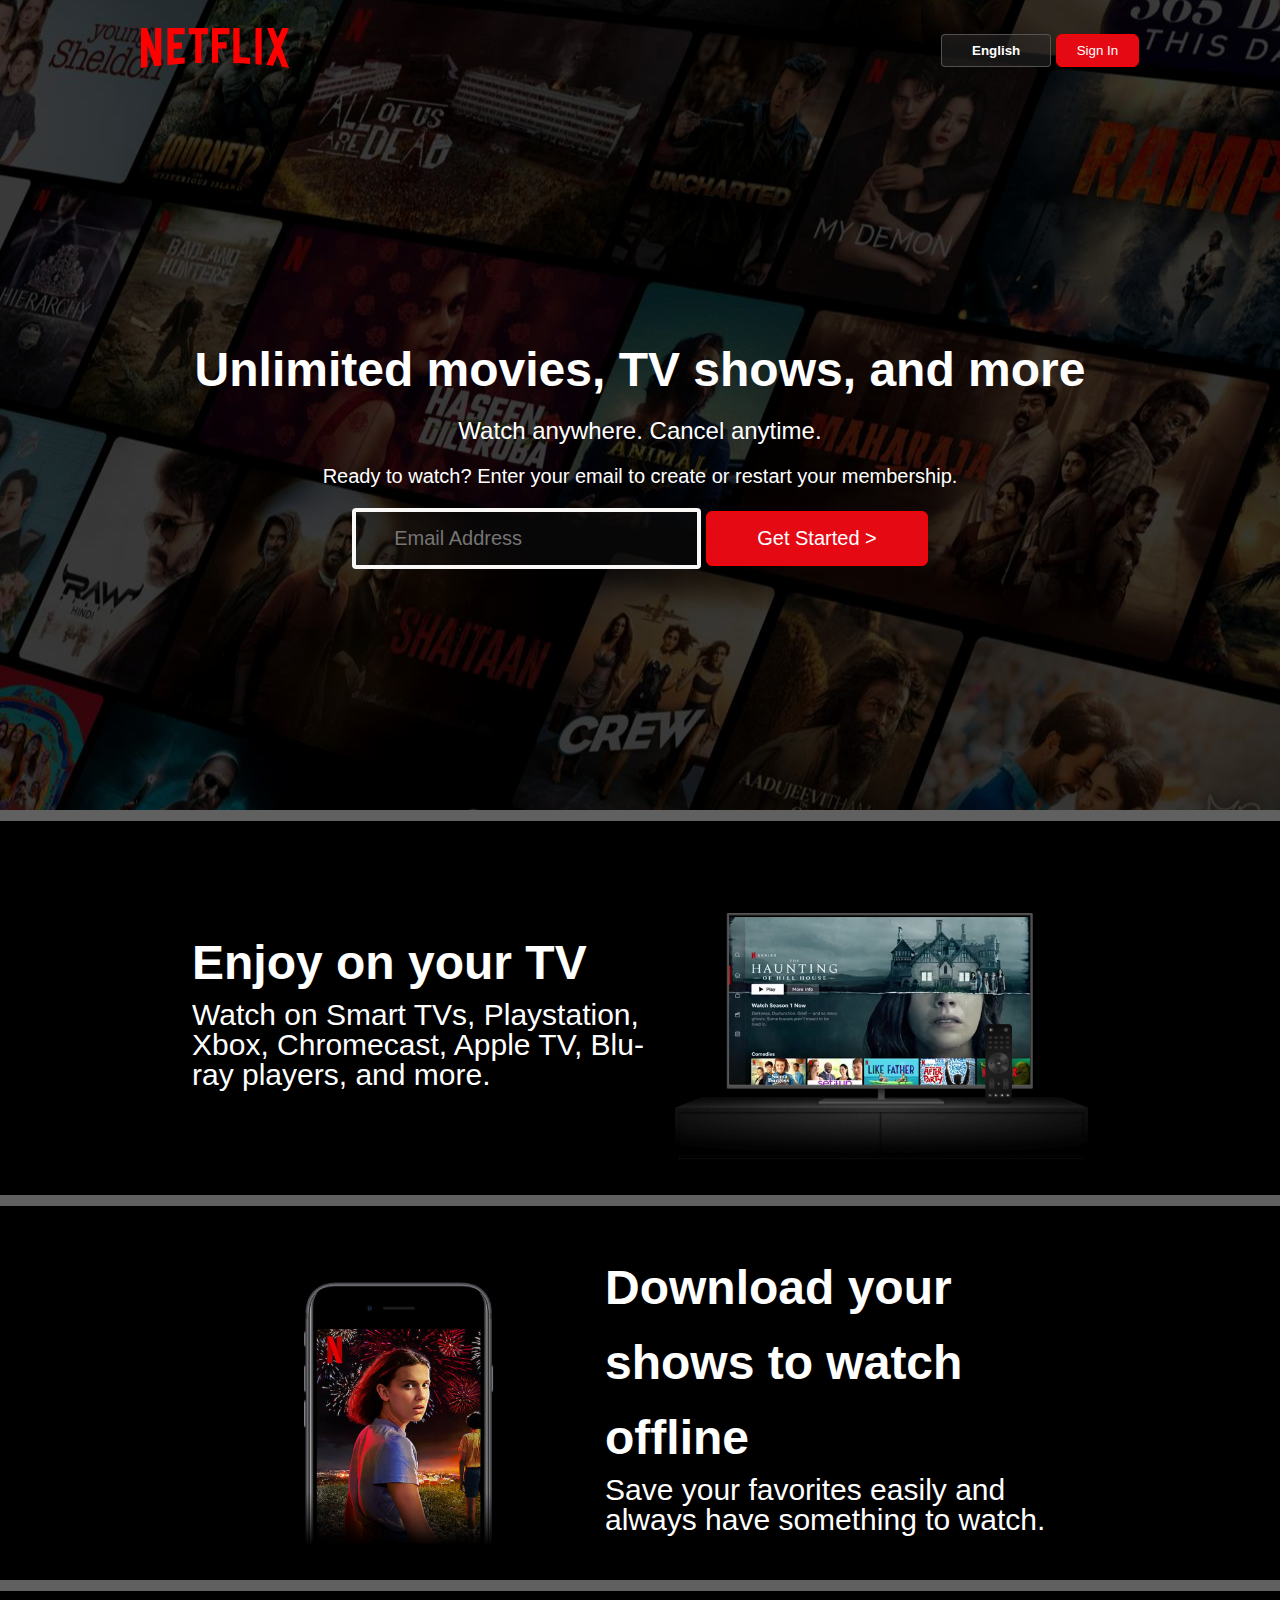
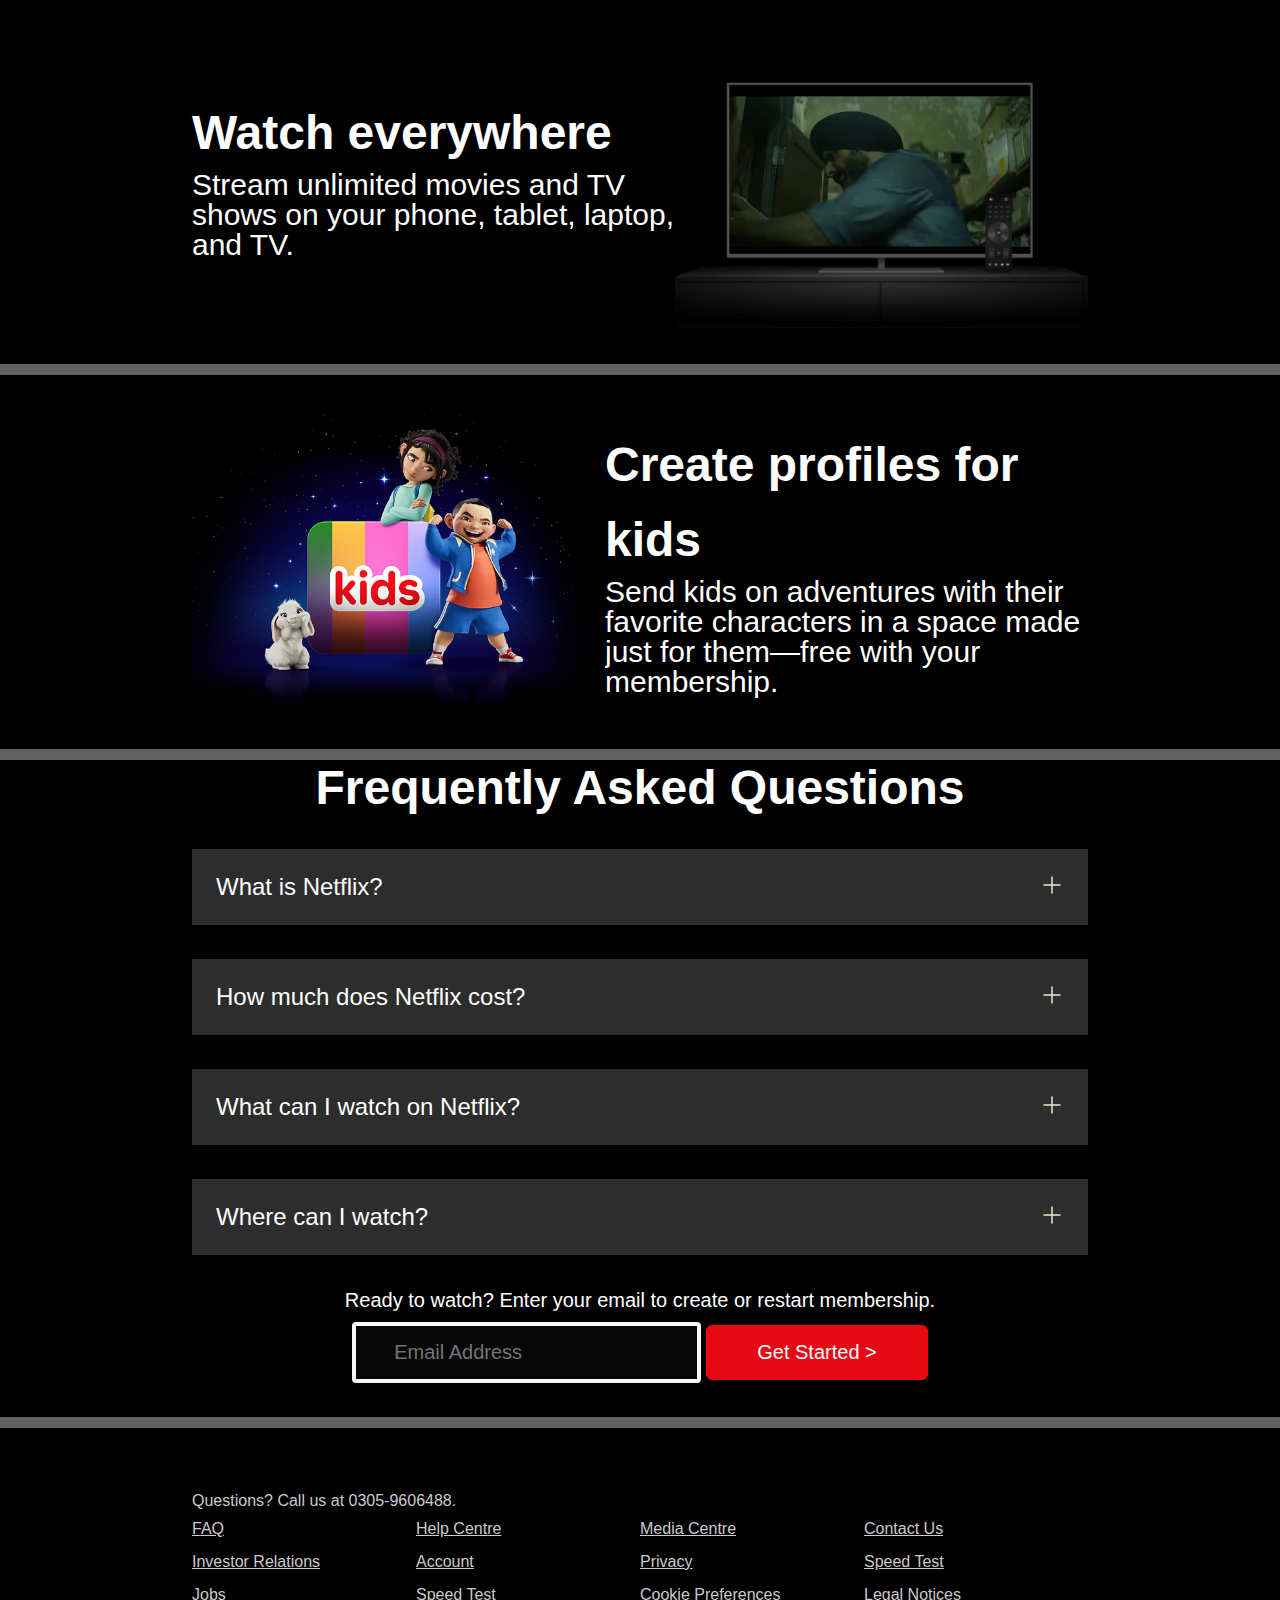
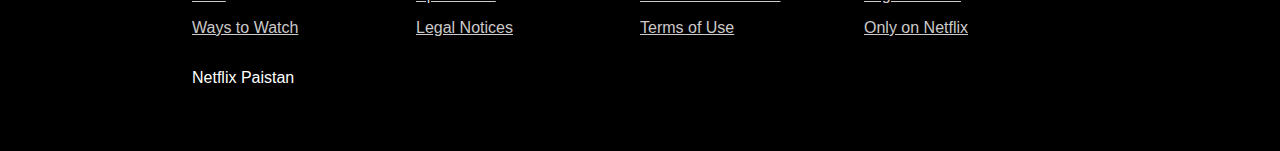
<file: index.html>
<!DOCTYPE html>
<html lang="en">

<head>
    <meta charset="UTF-8">
    <meta name="viewport" content="width=device-width, initial-scale=1.0">
    <link rel="stylesheet" href="style.css">
    <link rel="icon" type="image/favicon" href="assets/imgs/favicon.ico">
    <title>Watch Netflix movies & TV shows online or stream right to your smart TV, game console, PC, Mac, mobile,
        tablet and more.</title>
</head>

<body>
    <div class="main">
        <nav>
            <span>
                <img src="assets/imgs/logo.svg" alt="">
            </span>
            <div class="options">
                <button class="lang_btn">English</button>
                <button class="sign_in">Sign In</button>
            </div>
        </nav>
        <div class="box1">
        </div>
        <div class="center_txt">
            <span>Unlimited movies, TV shows, and more</span>
            <span>Watch anywhere. Cancel anytime.</span>
            <span>Ready to watch? Enter your email to create or restart your membership.</span>
            <div class="center_btns">
                <input type="text" name="" id="" class="input_email" placeholder="Email Address">
                <button class="btn_start">Get Started ></button>
            </div>
        </div>
    </div>
    <div class="separation"></div>

    <section class="first_sec">
        <div class="tv_txt">
            <h1>Enjoy on your TV</h1>
            <p>Watch on Smart TVs, Playstation, Xbox, Chromecast, Apple TV, Blu-ray players, and more.</p>
        </div>
        <div class="sec_img1">
            <img src="assets/imgs/tv.png" alt="">
            <video src="assets/videos/video-tv-0819.m4v" autoplay loop muted></video>
        </div>
    </section>
    <div class="separation"></div>

    <section class="first_sec second_sec">
        <div class="sec_img1">
            <img src="assets/imgs/mobile-0819.jpg" alt="">
        </div>
        <div class="tv_txt">
            <h1>Download your shows to watch offline</h1>
            <p>Save your favorites easily and always have something to watch.</p>
        </div>
    </section>
    <div class="separation"></div>

    <section class="first_sec third_sec">
        <div class="tv_txt">
            <h1>Watch everywhere</h1>
            <p>Stream unlimited movies and TV shows on your phone, tablet, laptop, and TV.</p>
        </div>
        <div class="sec_img1">
            <img src="assets/imgs/tv.png" alt="">
            <video src="assets/videos/video1.m4v" autoplay loop muted></video>
        </div>
    </section>
    <div class="separation"></div>

    <section class="first_sec fourth_sec">
        <div class="sec_img1">
            <img src="assets/imgs/kidsnetflix.png" alt="">
        </div>
        <div class="tv_txt">
            <h1>Create profiles for kids</h1>
            <p>Send kids on adventures with their favorite characters in a space made just for them—free with your
                membership.</p>
        </div>
    </section>
    <div class="separation"></div>

    <section class="faq">
        <h2>Frequently Asked Questions</h2>
        <div class="faq_box">
            <span>What is Netflix?</span>
            <svg width="24" height="24" viewBox="0 0 24 24" fill="white" xmlns="http://www.w3.org/2000/svg">
                <path d="M12 4V20" stroke="#141B34" stroke-width="1.5" stroke-linecap="round" stroke-linejoin="round">
                </path>
                <path d="M4 12H20" stroke="#141B34" stroke-width="1.5" stroke-linecap="round" stroke-linejoin="round">
                </path>
            </svg>
        </div>
        <div class="faq_box">
            <span>How much does Netflix cost?</span>
            <svg width="24" height="24" viewBox="0 0 24 24" fill="white" xmlns="http://www.w3.org/2000/svg">
                <path d="M12 4V20" stroke="#141B34" stroke-width="1.5" stroke-linecap="round" stroke-linejoin="round">
                </path>
                <path d="M4 12H20" stroke="#141B34" stroke-width="1.5" stroke-linecap="round" stroke-linejoin="round">
                </path>
            </svg>
        </div>
        <div class="faq_box">
            <span>What can I watch on Netflix?</span>
            <svg width="24" height="24" viewBox="0 0 24 24" fill="white" xmlns="http://www.w3.org/2000/svg">
                <path d="M12 4V20" stroke="#141B34" stroke-width="1.5" stroke-linecap="round" stroke-linejoin="round">
                </path>
                <path d="M4 12H20" stroke="#141B34" stroke-width="1.5" stroke-linecap="round" stroke-linejoin="round">
                </path>
            </svg>
        </div>
        <div class="faq_box">
            <span>Where can I watch?</span>
            <svg width="24" height="24" viewBox="0 0 24 24" fill="white" xmlns="http://www.w3.org/2000/svg">
                <path d="M12 4V20" stroke="#141B34" stroke-width="1.5" stroke-linecap="round" stroke-linejoin="round">
                </path>
                <path d="M4 12H20" stroke="#141B34" stroke-width="1.5" stroke-linecap="round" stroke-linejoin="round">
                </path>
            </svg>
        </div>
        <div class="faq_txt">Ready to watch? Enter your email to create or restart membership.</div>
        <div class="center_btns faq_btn">
            <input type="text" name="" id="" class="input_email" placeholder="Email Address">
            <button class="btn_start">Get Started ></button>
        </div>
    </section>
    <div class="separation"></div>
    <footer>
        <div class="Questions">Questions? Call us at 0305-9606488.</div>
        <div class="footer">
            <div class="footer-item">
                <a href="faq">FAQ</a>
                <a href="faq">Investor Relations</a>
                <a href="faq">Jobs</a>
                <a href="faq">Ways to Watch</a>

            </div>

            <div class="footer-item">
                <a href="faq">Help Centre</a>
                <a href="faq">Account</a>
                <a href="faq">Speed Test</a>
                <a href="faq">Legal Notices</a>
            </div>
            <div class="footer-item">
                <a href="faq">Media Centre</a>
                <a href="faq">Privacy</a>
                <a href="faq">Cookie Preferences</a>
                <a href="faq">Terms of Use</a>
            </div>

            <div class="footer-item">
                <a href="faq">Contact Us</a>
                <a href="faq">Speed Test</a>
                <a href="faq">Legal Notices</a>
                <a href="faq">Only on Netflix</a>
            </div>
        </div>
        <div class="pakflix">Netflix Paistan</div>
    </footer>
</body>

</html>
</file>
<file: style.css>
* {
    margin: 0;
    padding: 0;
    box-sizing: border-box;
}

body {
    background-color: black;
    font-family: 'Segoe UI', Tahoma, Geneva, Verdana, sans-serif;
}

.main {
    background-image: url("assets/imgs/bgimgnetflix.jpg");
    background-position: center center;
    background-repeat: no-repeat;
    background-size: max(2000px, 100vw);
    height: 90vh;
    position: relative;
}

.main .box1 {
    height: 90vh;
    width: 100%;
    opacity: 0.7;
    position: absolute;
    top: 0;
    background-color: #000;
}

nav {
    /* background-color: rgb(0, 255, 213); */
    max-width: 78vw;
    height: 100px;
    display: flex;
    margin: auto;
    justify-content: space-between;
    align-items: center;

}

nav img,
.options {
    position: relative;
    z-index: 10;
}

.options .lang_btn {
    background-color: #312f2f71;
    color: white;
    outline: none;
    text-decoration: none;
    cursor: pointer;
    padding: 8px 30px;
    border-radius: 4px;
    font-weight: 700;
    border: 1px solid rgba(92, 91, 91, 0.856);

}

nav img {
    width: 9.25rem;
    height: 2.5rem;
}

nav .sign_in {
    background-color: rgb(229, 9, 20);
    padding: 8px 20px;
    border-radius: 6px;
    color: white;
    cursor: pointer;
    border: 1px solid red;
}


.main .center_txt {
    color: white;
    position: relative;
    height: calc(100% - 100px);
    display: flex;
    flex-direction: column;
    justify-content: center;
    align-items: center;
    z-index: 10;
    gap: 20px;
    font-family: 'Segoe UI', Tahoma, Geneva, Verdana, sans-serif;
    padding: 0px 30px;
}

.center_txt> :nth-child(1) {
    font-size: 48px;
    font-weight: 900;
    text-align: center;

}

.center_txt> :nth-child(2) {
    font-size: 24px;
    font-weight: 400;
    text-align: center;
}

.center_txt> :nth-child(3) {
    font-size: 20px;
    font-weight: 400;
    text-align: center;
}

.separation {
    height: 11px;
    background-color: rgb(97, 96, 96);
}

.center_btns {
    display: flex;
    align-items: center;
    justify-content: center;
    gap: 5px;
    flex-wrap: wrap;
}

.btn_start {
    padding: 15px 50px;
    background: rgb(229, 9, 20);
    color: white;
    font-size: 20px;
    outline: none;
    text-decoration: none;
    border-radius: 6px;
    border: 1px solid red;
}

.input_email {
    background-color: rgba(23, 23, 23, 0.3);
    padding: 15px 38px;
    border: 4px solid rgb(250, 247, 247);
    border-radius: 4px;
    font-size: 20px;
    color: white;
}

.first_sec {
    max-width: 70vw;
    margin: auto;
    display: flex;
    align-items: center;
    justify-content: center;
    color: white;
    padding: 30px 0 30px 0;
}


.first_sec .sec_img1 {
    position: relative;
}

.first_sec .sec_img1 img {
    width: 413px;
    position: relative;
    z-index: 10;
}

.first_sec .sec_img1 video {
    position: absolute;
    top: 66px;
    left: 54px;
    width: 301px;
}

.tv_txt h1 {
    font-size: 48px;
    font-weight: bold;
    line-height: 75px;
}

.tv_txt p {
    font-size: 30px;
    font-weight: 400;
    line-height: 30px;
}

.faq {
    background-color: black;
    color: white;
    font-size: 24px;
}

.faq h2 {
    text-align: center;
    font-size: 3rem;
    font-weight: 900;
}
.faq_box {
    display: flex;
    background-color: #2d2d2d;
    color: white;
    padding: 24px;
    margin: 34px auto;
    max-width: 70vw;
    justify-content: space-between;
    transition: all 1s ease-out;
    cursor: pointer;

}
.faq_box svg{
    filter: invert(1);
}
.faq_box:hover {
    background-color: #414141;
    
}
.faq_txt{
    align-items: center;
    display: flex;
    justify-content: center;
    font-size: 20px;
    margin: 10px;
}
.faq_btn{
    margin-bottom: 34px;
}
footer{
    margin: 4rem auto;
    width: 70vw;
    color: rgb(204, 202, 202);
}
.footer{
    display: grid;
    grid-template-columns: repeat(4,1fr);
}

.footer-item{
    display: flex;
    flex-direction: column;
    gap: 15px;
}
.footer a{
    color: rgb(204, 202, 202);
    cursor: pointer;
}
footer .Questions{
    margin: 10px 10px 10px 0px;
}
.pakflix{
    margin-top: 2rem;
    color: white;
}
@media screen and (max-width:1200px) {
    .first_sec{
        flex-wrap: wrap;
        gap: 20px;
    }
    .main{
        height: 65vh;
    }
    .main .box1 {
        height: 65vh;
    }
    nav{
        background-color:green;
        max-width: 90vw;
    }
    .first_sec .tv_txt{
        margin-bottom: 30px;
    }
    .center_btns {
        gap: 15px;
        margin-top: 5px;
    }
    .center_txt> :nth-child(1) {
        font-size: 32px;
    }
    .center_txt> :nth-child(2) {
        font-size: 18px;
    }
    .tv_txt h1 {
        font-size: 32px;
        font-weight: bold;
        line-height: 45px;
    }
    
    .tv_txt p {
        margin-top: 20px;
        font-size: 20px;
        font-weight: 400;
        line-height: 35px;
    }
    .footer{
        display: grid;
        grid-template-columns: repeat(2,1fr);
        gap: 26px;
    }
    footer{
        width: 85vw;
    }
    .faq h2{
        font-size: 32px;
    }
    .faq_box span{
        font-size: 16px;
    }
    .faq_txt{
        font-size: 15px;
        padding-bottom: 10px;
        text-align: center;
    }
}
</file>
